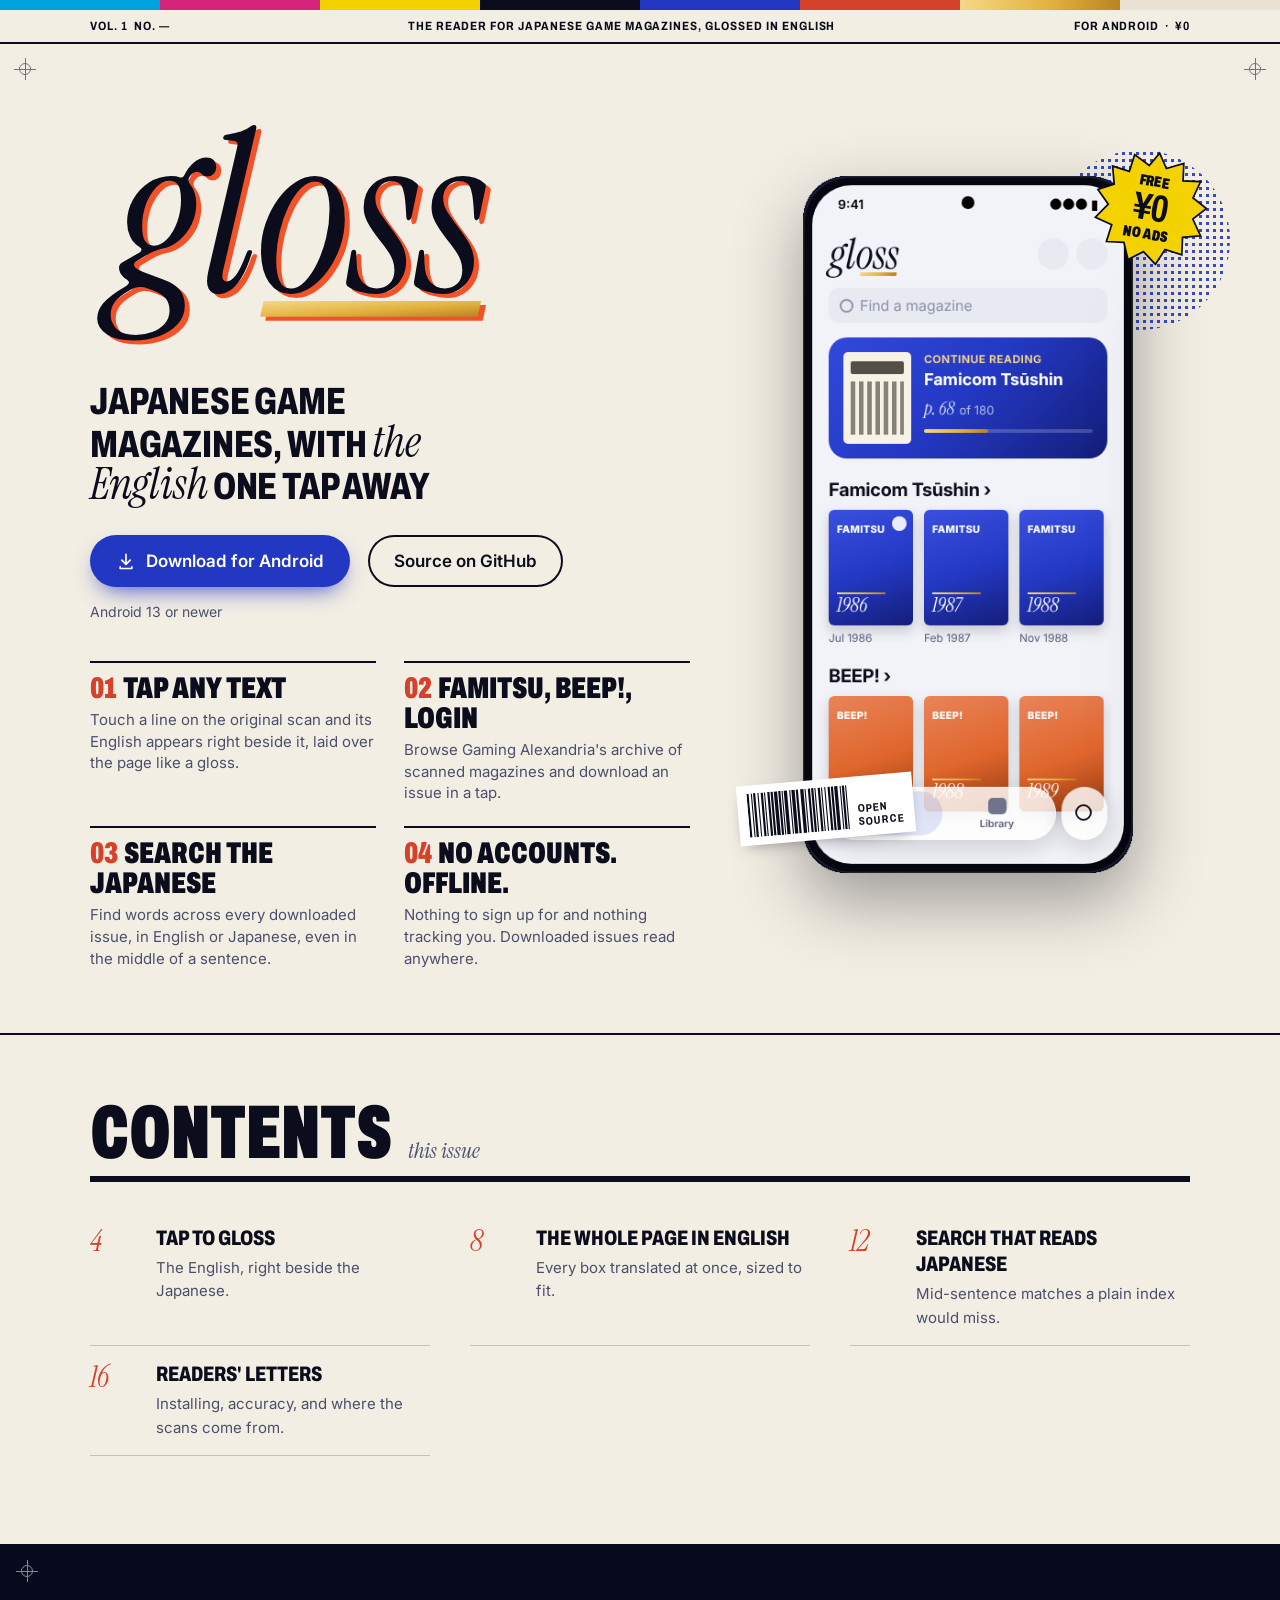
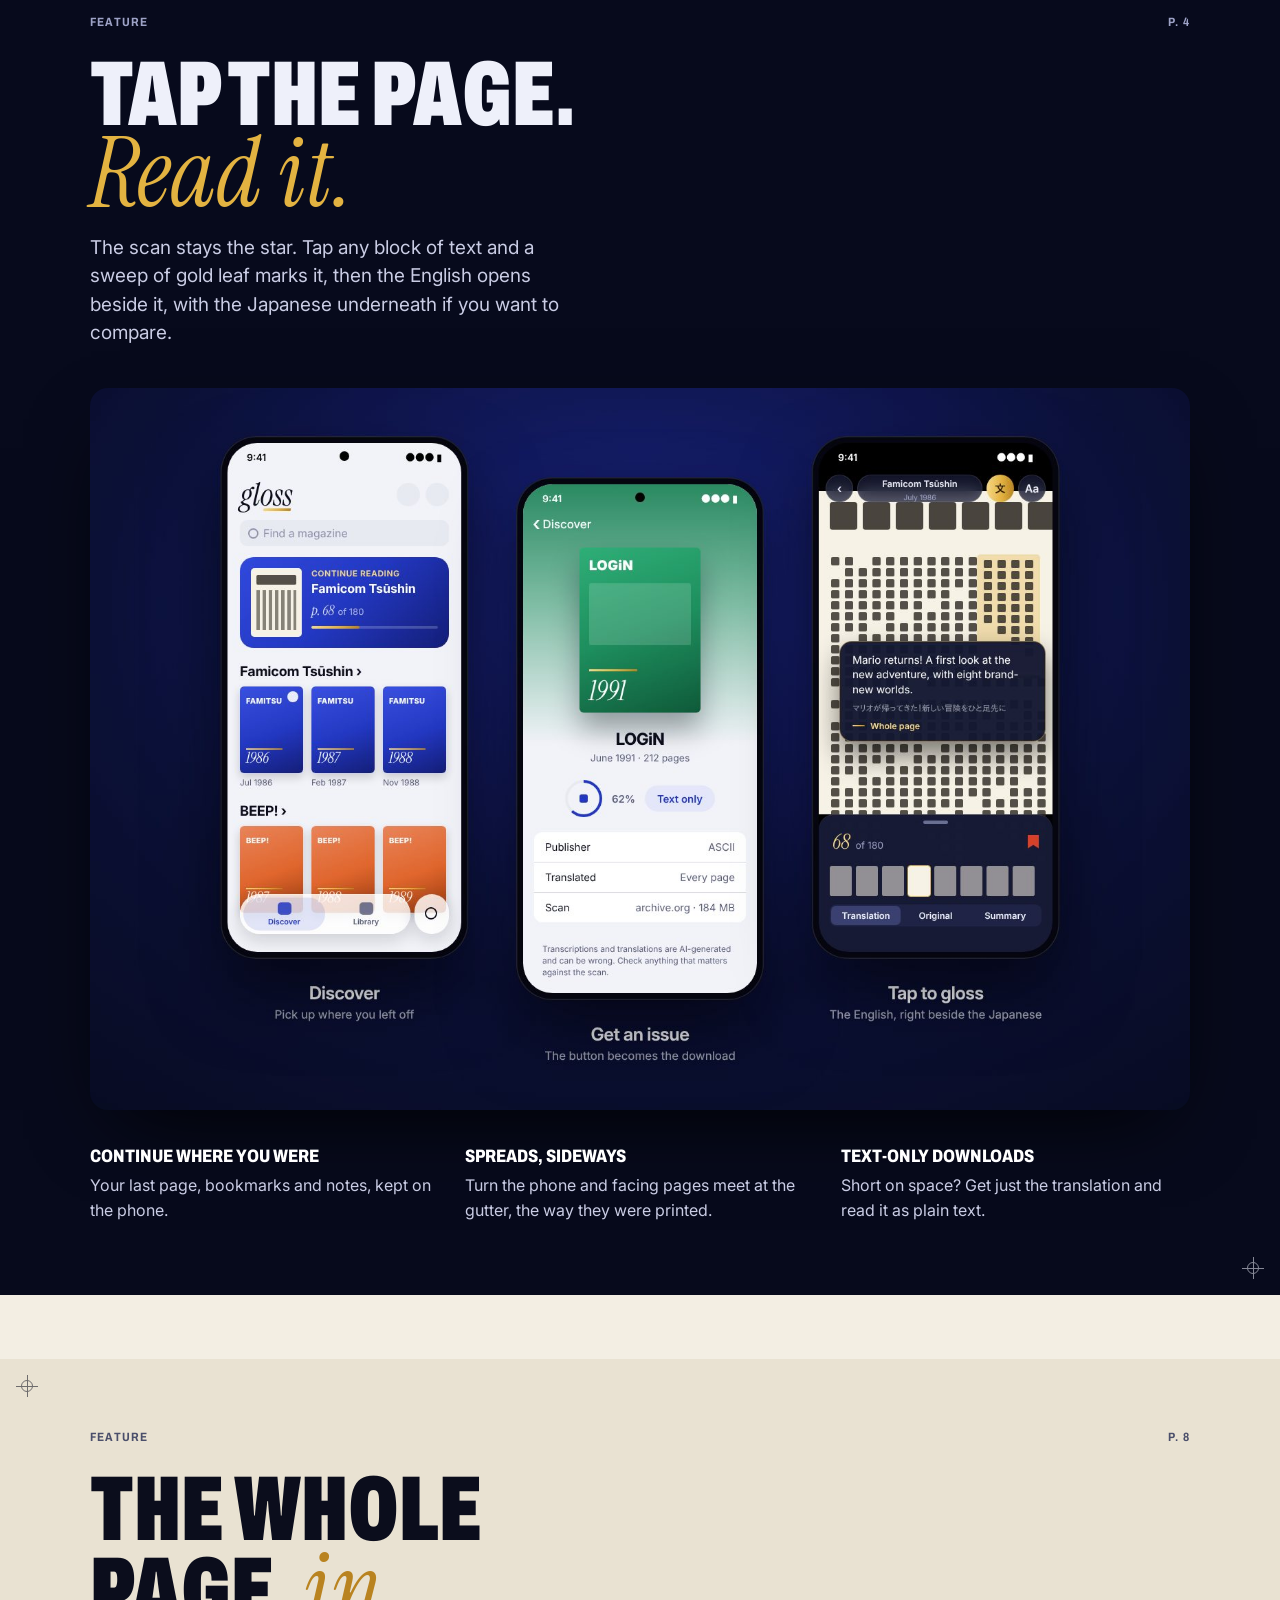
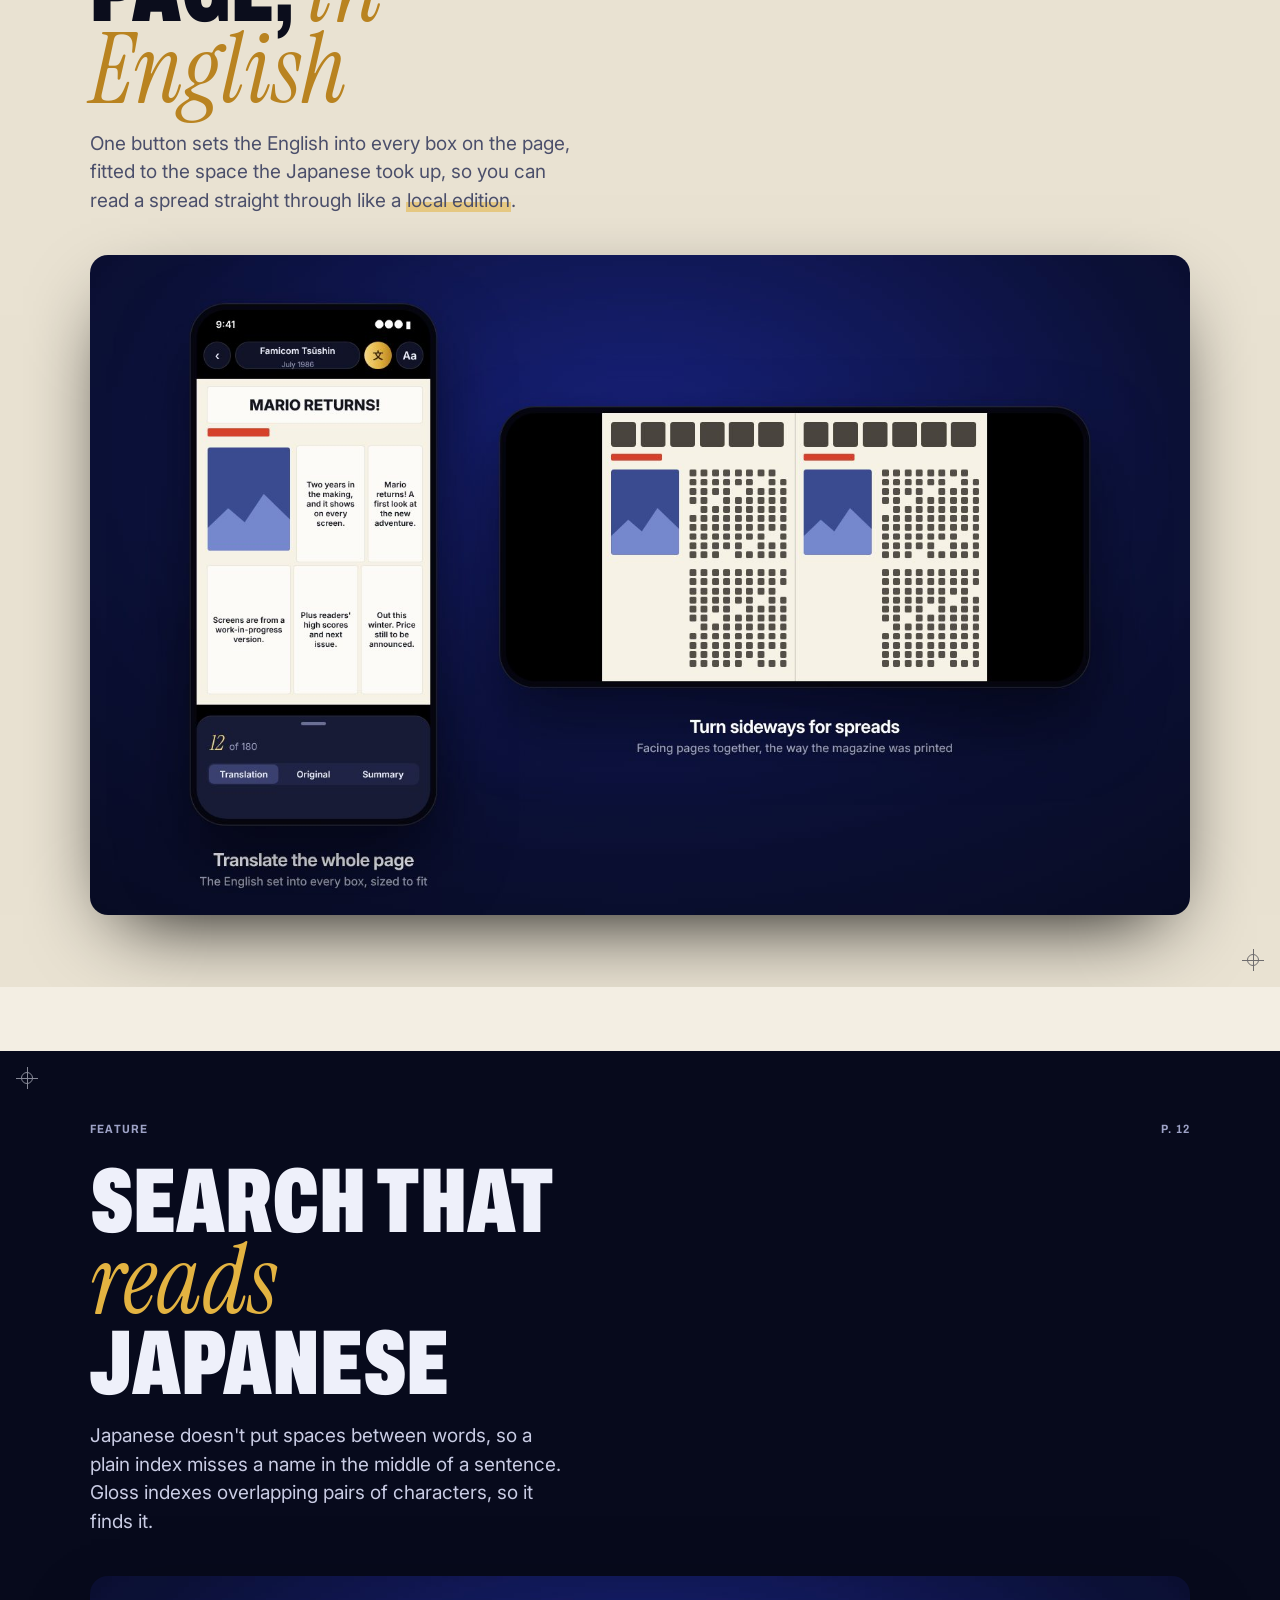
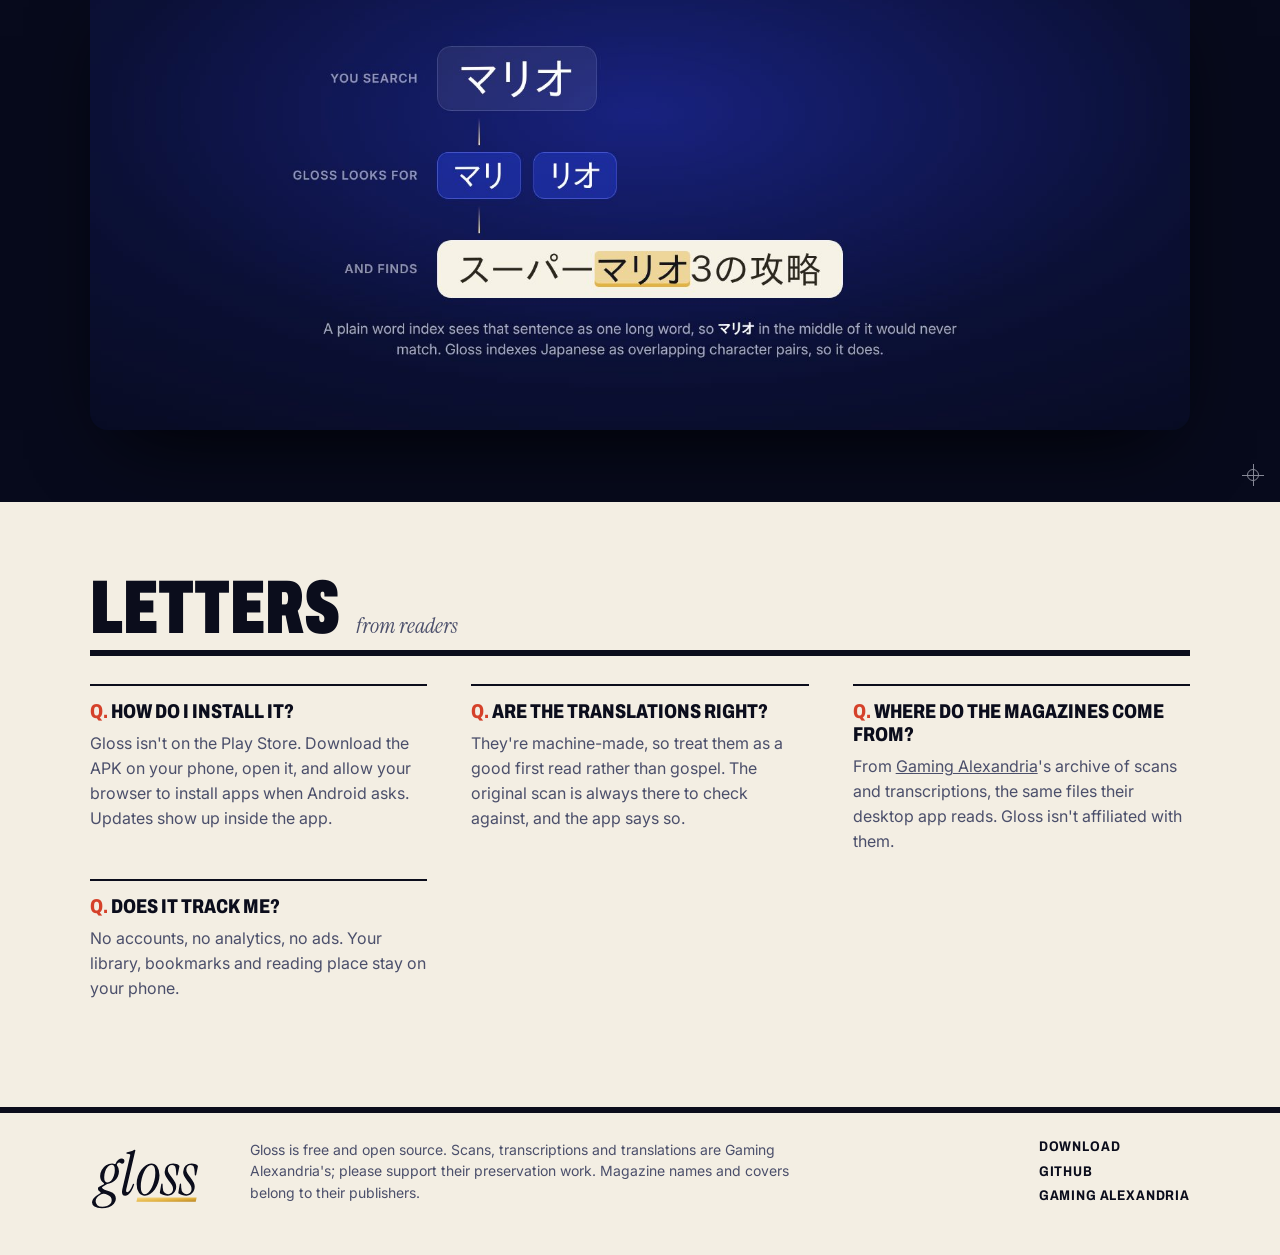
<file: site/index.html>
<!doctype html>
<html lang="en">
<head>
<meta charset="utf-8">
<meta name="viewport" content="width=device-width, initial-scale=1">
<title>Gloss</title>
<meta name="description" content="Read Gaming Alexandria's scanned Japanese game magazines on Android, with the English one tap away.">
<meta property="og:title" content="Gloss: Japanese game magazines, glossed in English">
<meta property="og:description" content="Tap any text on the scan and its English appears beside it. Free, no ads, no accounts.">
<meta property="og:image" content="assets/tour.jpg">
<meta name="theme-color" content="#F3EEE3">
<link rel="icon" href="assets/icon.svg" type="image/svg+xml">
<link rel="preconnect" href="https://fonts.googleapis.com">
<link rel="preconnect" href="https://fonts.gstatic.com" crossorigin>
<link href="https://fonts.googleapis.com/css2?family=Archivo:wdth,wght@62..125,500..900&family=Inter:opsz,wght@14..32,400..800&family=Instrument+Serif:ital@1&display=swap" rel="stylesheet">
<style>
:root {
  --paper: #F3EEE3;
  --paper-2: #E9E2D2;
  --ink: #0B0D1C;
  --ink-2: #4B4F6B;
  --lapis: #2338C2;
  --lapis-deep: #141E78;
  --lapis-night: #5068FF;
  --vermilion: #D5412A;
  --gold-hi: #F6D886;
  --gold: #E3B341;
  --gold-lo: #B98320;
  --night: #070A1C;
  --gutter: clamp(16px, 4vw, 40px);
  --display: "Archivo", "Arial Narrow", sans-serif;
  --text: "Inter", system-ui, sans-serif;
  --scribe: "Instrument Serif", Georgia, serif;
}
* { box-sizing: border-box; }
html { -webkit-text-size-adjust: 100%; }
body {
  margin: 0;
  background: var(--paper);
  color: var(--ink);
  font: 400 17px/1.55 var(--text);
  overflow-x: hidden;
}
img { max-width: 100%; display: block; }
a { color: inherit; }
.wrap { max-width: 1180px; margin: 0 auto; padding: 0 var(--gutter); }

/* Print furniture */
.halftone {
  background-image: radial-gradient(circle at center, currentColor 0 34%, transparent 36%);
  background-size: 7px 7px;
}
.reg {
  position: absolute; width: 22px; height: 22px; color: var(--ink); opacity: .55; pointer-events: none;
}
.reg::before, .reg::after { content: ""; position: absolute; background: currentColor; }
.reg::before { left: 50%; top: 0; bottom: 0; width: 1px; }
.reg::after { top: 50%; left: 0; right: 0; height: 1px; }
.reg i { position: absolute; inset: 5px; border: 1px solid currentColor; border-radius: 50%; }
.colorbar { display: flex; height: 10px; }
.colorbar span { flex: 1; }
.leaf { background: linear-gradient(100deg, var(--gold-hi), var(--gold) 55%, var(--gold-lo)); }

/* Dateline strip */
.dateline {
  border-bottom: 2px solid var(--ink);
  font: 700 12px/1 var(--display); font-stretch: 85%; letter-spacing: .08em; text-transform: uppercase;
}
.dateline .wrap { display: flex; gap: 18px; justify-content: space-between; align-items: center; padding-top: 10px; padding-bottom: 10px; }
.dateline .wrap > span { white-space: nowrap; }
.dateline .mid { overflow: hidden; text-overflow: ellipsis; }
@media (max-width: 640px) { .dateline .mid { display: none; } }

/* Cover */
.cover { position: relative; padding: 36px 0 64px; overflow: hidden; }
.cover .reg.tl { top: 14px; left: 14px; } .cover .reg.tr { top: 14px; right: 14px; }
.masthead { position: relative; margin: 6px 0 0; line-height: 0; }
.masthead img { width: min(440px, 72vw); height: auto; position: relative; }
.masthead .ghost {
  position: absolute; left: 0; top: 0; width: min(440px, 72vw); height: auto;
  filter: brightness(0) saturate(100%) invert(31%) sepia(80%) saturate(2200%) hue-rotate(352deg);
  transform: translate(5px, 4px); opacity: .9; mix-blend-mode: multiply;
}
.tagline {
  font: 800 clamp(22px, 3.6vw, 38px)/1.02 var(--display); font-stretch: 72%;
  text-transform: uppercase; letter-spacing: -.005em; margin: 18px 0 0; max-width: 21ch;
}
.tagline em { font: italic 400 1.18em/0.9 var(--scribe); text-transform: none; letter-spacing: 0; }
.cover-main { display: grid; grid-template-columns: minmax(0, 1.15fr) minmax(0, .85fr); gap: 40px 56px; align-items: center; }
.lines { display: grid; grid-template-columns: 1fr 1fr; gap: 22px 28px; margin-top: 38px; }
.line { border-top: 2px solid var(--ink); padding-top: 10px; }
.line b {
  display: block; font: 900 clamp(22px, 2.6vw, 30px)/1 var(--display); font-stretch: 68%; text-transform: uppercase;
}
.line b .n { color: var(--vermilion); margin-right: 6px; }
.line p { margin: 6px 0 0; font-size: 15px; line-height: 1.45; color: var(--ink-2); }
.star { position: relative; }
.star .shot { position: relative; width: min(100%, 330px); margin: 0 auto; }
.star .shot img { width: 100%; height: auto; filter: drop-shadow(0 28px 34px rgba(11, 13, 28, .38)); }
.star .dots { position: absolute; inset: -26px -40px auto auto; width: 180px; height: 180px; color: var(--lapis); opacity: .9; z-index: -1; border-radius: 50%; }
.price {
  position: absolute; right: -18px; top: -26px; width: 116px; height: 116px; z-index: 2;
  display: grid; place-items: center; text-align: center; color: var(--ink);
  transform: rotate(10deg);
}
.price svg { position: absolute; inset: 0; }
.price span { position: relative; font: 900 15px/1 var(--display); font-stretch: 70%; text-transform: uppercase; }
.price span strong { display: block; font-size: 38px; letter-spacing: -.02em; }
.buy { display: flex; flex-wrap: wrap; align-items: center; gap: 14px 18px; margin-top: 28px; }
.btn {
  display: inline-flex; align-items: center; gap: 10px; min-height: 52px; padding: 0 26px;
  border-radius: 999px; background: var(--lapis); color: #fff; text-decoration: none;
  font: 600 17px/1 var(--text); box-shadow: 0 10px 24px -10px var(--lapis);
  transition: transform .2s cubic-bezier(.2, .8, .2, 1), background .2s;
}
.btn:hover { background: var(--lapis-deep); }
.btn:active { transform: scale(.97); }
.btn.ghosted { background: transparent; color: var(--ink); box-shadow: inset 0 0 0 2px var(--ink); }
.buy small { color: var(--ink-2); font-size: 14px; }
.barcode {
  position: absolute; left: -8px; bottom: 34px; z-index: 2; display: flex; align-items: flex-end; gap: 8px;
  background: #fff; padding: 8px 10px; box-shadow: 0 6px 16px -8px rgba(11, 13, 28, .5); transform: rotate(-5deg);
}
.barcode svg { height: 44px; width: auto; }
.barcode span { font: 700 11px/1.2 var(--display); font-stretch: 80%; letter-spacing: .1em; text-transform: uppercase; }

@media (max-width: 900px) {
  .cover-main { display: flex; flex-direction: column; align-items: stretch; gap: 0; }
  .cover-copy { display: contents; }
  .masthead { order: 1; } .tagline { order: 2; } .buy { order: 3; } .star { order: 4; } .lines { order: 5; }
  .star { max-width: 290px; margin: 40px auto 0; width: 100%; }
  .price { right: -6px; }
  .barcode { left: 0; }
}
@media (max-width: 560px) { .lines { grid-template-columns: 1fr; } }

/* Contents */
.section-head { display: flex; align-items: baseline; gap: 16px; border-bottom: 6px solid var(--ink); padding-bottom: 8px; margin: 0 0 28px; }
.section-head h2 { margin: 0; font: 900 clamp(40px, 7vw, 76px)/.9 var(--display); font-stretch: 62%; text-transform: uppercase; }
.section-head span { font: italic 400 22px/1 var(--scribe); color: var(--ink-2); }
.contents { padding: 64px 0 24px; border-top: 2px solid var(--ink); }
.toc { list-style: none; margin: 0; padding: 0; display: grid; grid-template-columns: repeat(auto-fit, minmax(260px, 1fr)); gap: 0 40px; }
.toc li { border-bottom: 1px solid rgba(11, 13, 28, .2); }
.toc a { display: grid; grid-template-columns: 54px 1fr; gap: 12px; padding: 16px 0; text-decoration: none; }
.toc .pg { font: italic 400 30px/1 var(--scribe); color: var(--vermilion); }
.toc b { font: 800 21px/1.1 var(--display); font-stretch: 75%; text-transform: uppercase; }
.toc p { margin: 4px 0 0; font-size: 15px; color: var(--ink-2); }
.toc a:hover b { text-decoration: underline; text-decoration-color: var(--gold); text-decoration-thickness: 3px; }

/* Spreads */
.spread { position: relative; background: var(--night); color: #EEF0FA; padding: 72px 0; margin-top: 64px; overflow: hidden; }
.spread .reg { color: #EEF0FA; }
.spread .reg.tl { top: 16px; left: 16px; } .spread .reg.br { bottom: 16px; right: 16px; }
.spread .folio { font: 700 12px/1 var(--display); font-stretch: 85%; letter-spacing: .1em; text-transform: uppercase; color: #9DA2C6; display: flex; justify-content: space-between; gap: 16px; margin-bottom: 26px; }
.spread h3 { margin: 0; font: 900 clamp(40px, 7.4vw, 92px)/.88 var(--display); font-stretch: 62%; text-transform: uppercase; max-width: 12ch; }
.spread h3 em { font: italic 400 1.04em/0.8 var(--scribe); text-transform: none; color: var(--gold); }
.spread .deck { font-size: 19px; line-height: 1.5; color: #C9CCE4; max-width: 40ch; margin: 18px 0 0; }
.spread .art { margin-top: 40px; border-radius: 18px; overflow: hidden; box-shadow: 0 30px 80px -30px #000; }
.spread .cols { display: grid; grid-template-columns: repeat(auto-fit, minmax(240px, 1fr)); gap: 26px; margin-top: 36px; }
.spread .cols p { margin: 0; color: #C9CCE4; font-size: 16px; }
.spread .cols b { display: block; color: #fff; font: 800 18px/1.2 var(--display); font-stretch: 80%; text-transform: uppercase; margin-bottom: 6px; }
.spread.paper { background: var(--paper-2); color: var(--ink); }
.spread.paper .reg { color: var(--ink); }
.spread.paper .folio { color: var(--ink-2); }
.spread.paper .deck, .spread.paper .cols p { color: var(--ink-2); }
.spread.paper .cols b { color: var(--ink); }
.spread.paper h3 em { color: var(--gold-lo); }
.gloss-mark { background: linear-gradient(transparent 58%, rgba(227, 179, 65, .55) 58%); padding: 0 .06em; }

/* Letters (FAQ) */
.letters { padding: 72px 0 24px; }
.qa { display: grid; grid-template-columns: repeat(auto-fit, minmax(300px, 1fr)); gap: 0 44px; }
.qa div { border-top: 2px solid var(--ink); padding: 14px 0 26px; }
.qa h4 { margin: 0 0 8px; font: 800 20px/1.15 var(--display); font-stretch: 78%; text-transform: uppercase; }
.qa h4::before { content: "Q. "; color: var(--vermilion); }
.qa p { margin: 0; color: var(--ink-2); font-size: 16px; }
.qa code { font-size: .9em; background: var(--paper-2); padding: 1px 5px; border-radius: 4px; }

/* Colophon */
.colophon { margin-top: 56px; border-top: 6px solid var(--ink); padding: 26px 0 40px; }
.colophon .wrap { display: grid; grid-template-columns: auto 1fr auto; gap: 24px 40px; align-items: start; }
.colophon img { width: 120px; height: auto; }
.colophon p { margin: 0; font-size: 14px; color: var(--ink-2); max-width: 62ch; }
.colophon nav { display: grid; gap: 8px; font: 700 14px/1.2 var(--display); font-stretch: 85%; text-transform: uppercase; letter-spacing: .06em; }
.colophon nav a { text-decoration: none; }
.colophon nav a:hover { color: var(--lapis); }
@media (max-width: 760px) { .colophon .wrap { grid-template-columns: 1fr; } }

.sr { position: absolute; width: 1px; height: 1px; overflow: hidden; clip: rect(0 0 0 0); }
@media (prefers-reduced-motion: reduce) { * { transition: none !important; } }
</style>
</head>
<body>

<div class="colorbar" aria-hidden="true">
  <span style="background:#00A3E0"></span><span style="background:#D6247C"></span><span style="background:#F3D200"></span><span style="background:var(--ink)"></span>
  <span style="background:var(--lapis)"></span><span style="background:var(--vermilion)"></span><span class="leaf"></span><span style="background:var(--paper-2)"></span>
</div>

<header class="dateline">
  <div class="wrap">
    <span>Vol. 1 &nbsp;No. <span data-issue>&mdash;</span></span>
    <span class="mid">The reader for Japanese game magazines, glossed in English</span>
    <span>For Android &nbsp;·&nbsp; ¥0</span>
  </div>
</header>

<main>
  <section class="cover">
    <span class="reg tl" aria-hidden="true"><i></i></span>
    <span class="reg tr" aria-hidden="true"><i></i></span>
    <div class="wrap">
      <div class="cover-main">
        <div class="cover-copy">
          <h1 class="masthead">
            <img class="ghost" src="assets/wordmark.svg" alt="" aria-hidden="true">
            <img src="assets/wordmark.svg" alt="Gloss">
          </h1>
          <p class="tagline">Japanese game magazines, with <em>the English</em> one tap away</p>
          <div class="buy">
            <a class="btn" data-apk href="https://github.com/Aymansal1/Gloss/releases/latest">
              <svg width="20" height="20" viewBox="0 0 24 24" aria-hidden="true"><path fill="currentColor" d="M12 3a1 1 0 0 1 1 1v9.6l3.3-3.3a1 1 0 1 1 1.4 1.4l-5 5a1 1 0 0 1-1.4 0l-5-5a1 1 0 1 1 1.4-1.4L11 13.6V4a1 1 0 0 1 1-1Zm-7 15a1 1 0 0 1 1 1v1h12v-1a1 1 0 1 1 2 0v2a1 1 0 0 1-1 1H5a1 1 0 0 1-1-1v-2a1 1 0 0 1 1-1Z"/></svg>
              Download for Android
            </a>
            <a class="btn ghosted" href="https://github.com/Aymansal1/Gloss">Source on GitHub</a>
            <small data-meta>Android 13 or newer</small>
          </div>
          <div class="lines">
          <div class="line">
            <b><span class="n">01</span>Tap any text</b>
            <p>Touch a line on the original scan and its English appears right beside it, laid over the page like a gloss.</p>
          </div>
          <div class="line">
            <b><span class="n">02</span>Famitsu, Beep!, LOGiN</b>
            <p>Browse Gaming Alexandria's archive of scanned magazines and download an issue in a tap.</p>
          </div>
          <div class="line">
            <b><span class="n">03</span>Search the Japanese</b>
            <p>Find words across every downloaded issue, in English or Japanese, even in the middle of a sentence.</p>
          </div>
          <div class="line">
            <b><span class="n">04</span>No accounts. Offline.</b>
            <p>Nothing to sign up for and nothing tracking you. Downloaded issues read anywhere.</p>
          </div>
          </div>
        </div>
        <div class="star">
          <div class="dots halftone" aria-hidden="true"></div>
          <div class="price" aria-hidden="true">
            <svg viewBox="0 0 100 100"><polygon fill="#F3D200" stroke="#0B0D1C" stroke-width="1.5" points="50,2 58,14 72,7 74,22 89,20 85,35 98,42 88,53 97,66 82,70 84,85 69,83 63,97 51,88 39,97 33,83 18,85 20,70 5,66 14,53 3,42 16,35 12,20 27,22 29,7 43,14"/></svg>
            <span>Free<strong>¥0</strong>No ads</span>
          </div>
          <div class="barcode" aria-hidden="true">
            <svg viewBox="0 0 92 40" id="bars"></svg>
            <span>Open<br>source</span>
          </div>
          <div class="shot">
            <img src="assets/cover-phone.png" width="360" height="760" alt="Gloss on a phone: the Discover tab with Continue reading and shelves of magazine covers">
          </div>
        </div>
      </div>
    </div>
  </section>

  <section class="contents" id="contents">
    <div class="wrap">
      <div class="section-head"><h2>Contents</h2><span>this issue</span></div>
      <ol class="toc">
        <li><a href="#gloss"><span class="pg">4</span><span><b>Tap to gloss</b><p>The English, right beside the Japanese.</p></span></a></li>
        <li><a href="#whole-page"><span class="pg">8</span><span><b>The whole page in English</b><p>Every box translated at once, sized to fit.</p></span></a></li>
        <li><a href="#search"><span class="pg">12</span><span><b>Search that reads Japanese</b><p>Mid-sentence matches a plain index would miss.</p></span></a></li>
        <li><a href="#letters"><span class="pg">16</span><span><b>Readers' letters</b><p>Installing, accuracy, and where the scans come from.</p></span></a></li>
      </ol>
    </div>
  </section>

  <section class="spread" id="gloss">
    <span class="reg tl" aria-hidden="true"><i></i></span>
    <span class="reg br" aria-hidden="true"><i></i></span>
    <div class="wrap">
      <div class="folio"><span>Feature</span><span>p. 4</span></div>
      <h3>Tap the page. <em>Read it.</em></h3>
      <p class="deck">The scan stays the star. Tap any block of text and a sweep of gold leaf marks it, then the English opens beside it, with the Japanese underneath if you want to compare.</p>
      <div class="art"><img src="assets/tour.jpg" alt="Three phones: Discover, an issue page with its download button, and a tapped box on a scan with its English shown beside it" loading="lazy"></div>
      <div class="cols">
        <p><b>Continue where you were</b>Your last page, bookmarks and notes, kept on the phone.</p>
        <p><b>Spreads, sideways</b>Turn the phone and facing pages meet at the gutter, the way they were printed.</p>
        <p><b>Text-only downloads</b>Short on space? Get just the translation and read it as plain text.</p>
      </div>
    </div>
  </section>

  <section class="spread paper" id="whole-page">
    <span class="reg tl" aria-hidden="true"><i></i></span>
    <span class="reg br" aria-hidden="true"><i></i></span>
    <div class="wrap">
      <div class="folio"><span>Feature</span><span>p. 8</span></div>
      <h3>The whole page, <em>in English</em></h3>
      <p class="deck">One button sets the English into every box on the page, fitted to the space the Japanese took up, so you can read a spread straight through like a <span class="gloss-mark">local edition</span>.</p>
      <div class="art"><img src="assets/reading.jpg" alt="A page with English set into every box, and a landscape phone showing two facing pages" loading="lazy"></div>
    </div>
  </section>

  <section class="spread" id="search">
    <span class="reg tl" aria-hidden="true"><i></i></span>
    <span class="reg br" aria-hidden="true"><i></i></span>
    <div class="wrap">
      <div class="folio"><span>Feature</span><span>p. 12</span></div>
      <h3>Search that <em>reads</em> Japanese</h3>
      <p class="deck">Japanese doesn't put spaces between words, so a plain index misses a name in the middle of a sentence. Gloss indexes overlapping pairs of characters, so it finds it.</p>
      <div class="art"><img src="assets/search.jpg" alt="Searching マリオ: Gloss looks for マリ and リオ and finds it inside スーパーマリオ3の攻略" loading="lazy"></div>
    </div>
  </section>

  <section class="letters" id="letters">
    <div class="wrap">
      <div class="section-head"><h2>Letters</h2><span>from readers</span></div>
      <div class="qa">
        <div>
          <h4>How do I install it?</h4>
          <p>Gloss isn't on the Play Store. Download the APK on your phone, open it, and allow your browser to install apps when Android asks. Updates show up inside the app.</p>
        </div>
        <div>
          <h4>Are the translations right?</h4>
          <p>They're machine-made, so treat them as a good first read rather than gospel. The original scan is always there to check against, and the app says so.</p>
        </div>
        <div>
          <h4>Where do the magazines come from?</h4>
          <p>From <a href="https://www.gamingalexandria.com/">Gaming Alexandria</a>'s archive of scans and transcriptions, the same files their desktop app reads. Gloss isn't affiliated with them.</p>
        </div>
        <div>
          <h4>Does it track me?</h4>
          <p>No accounts, no analytics, no ads. Your library, bookmarks and reading place stay on your phone.</p>
        </div>
      </div>
    </div>
  </section>
</main>

<footer class="colophon">
  <div class="wrap">
    <img src="assets/wordmark.svg" alt="Gloss">
    <p>Gloss is free and open source. Scans, transcriptions and translations are Gaming Alexandria's; please support their preservation work. Magazine names and covers belong to their publishers.</p>
    <nav aria-label="Links">
      <a href="https://github.com/Aymansal1/Gloss/releases/latest">Download</a>
      <a href="https://github.com/Aymansal1/Gloss">GitHub</a>
      <a href="https://www.gamingalexandria.com/">Gaming Alexandria</a>
    </nav>
  </div>
</footer>

<script>
// Bars for the cover barcode, the same every visit.
(function () {
  var svg = document.getElementById('bars'), x = 0, seed = 7;
  function rnd() { seed = (seed * 9301 + 49297) % 233280; return seed / 233280; }
  var out = '';
  while (x < 92) {
    var w = 1 + Math.floor(rnd() * 3);
    out += '<rect x="' + x + '" y="0" width="' + w + '" height="40" fill="#0B0D1C"/>';
    x += w + 1 + Math.floor(rnd() * 2);
  }
  svg.innerHTML = out;
})();

// The latest release: its issue number, a direct APK link and its size.
fetch('https://api.github.com/repos/Aymansal1/Gloss/releases/latest')
  .then(function (r) { return r.ok ? r.json() : Promise.reject(); })
  .then(function (rel) {
    var tag = (rel.tag_name || '').replace(/^v/, '');
    var no = tag.split('.').pop();
    document.querySelectorAll('[data-issue]').forEach(function (el) { el.textContent = no; });
    var apk = (rel.assets || []).filter(function (a) { return /\.apk$/i.test(a.name); })[0];
    if (apk) {
      document.querySelectorAll('[data-apk]').forEach(function (el) { el.href = apk.browser_download_url; });
      var mb = (apk.size / 1048576).toFixed(1);
      document.querySelector('[data-meta]').textContent = 'Version ' + tag + ' · ' + mb + ' MB · Android 13 or newer';
    }
  })
  .catch(function () {});
</script>
</body>
</html>
</file>
